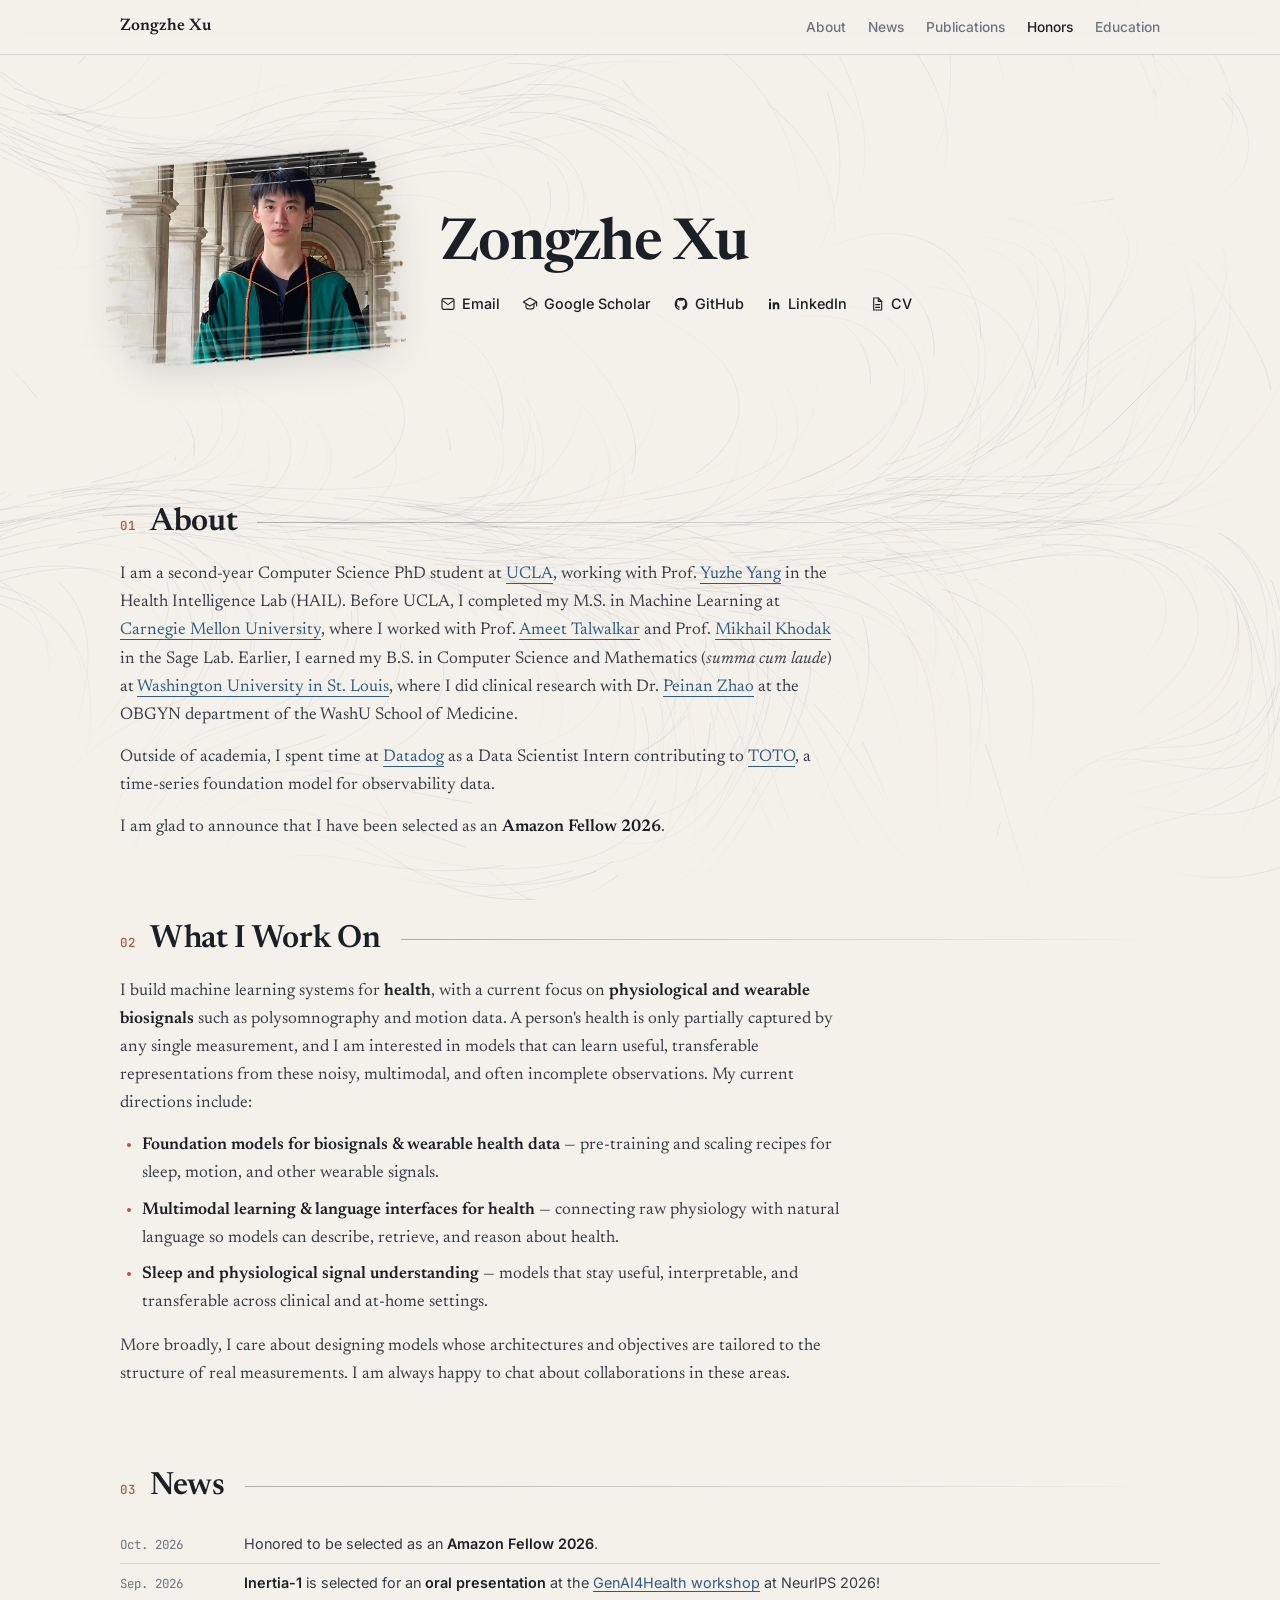
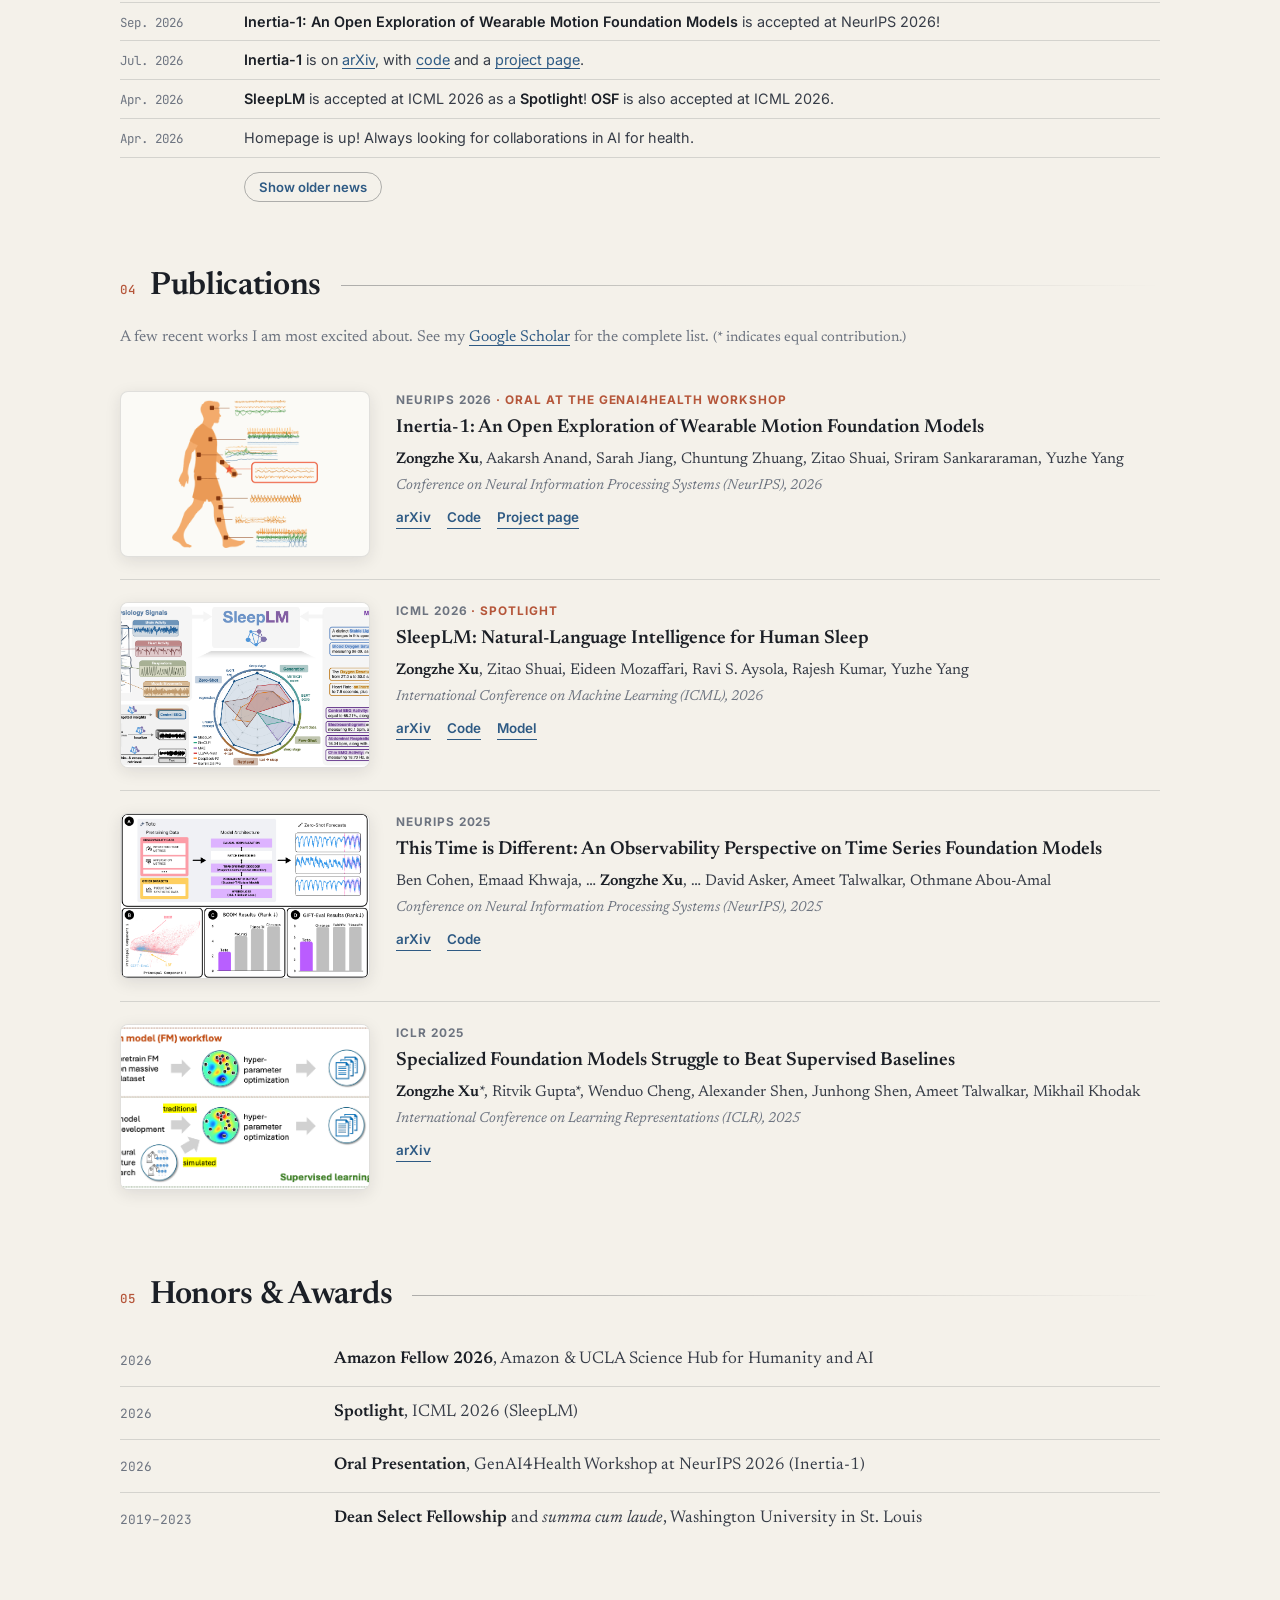
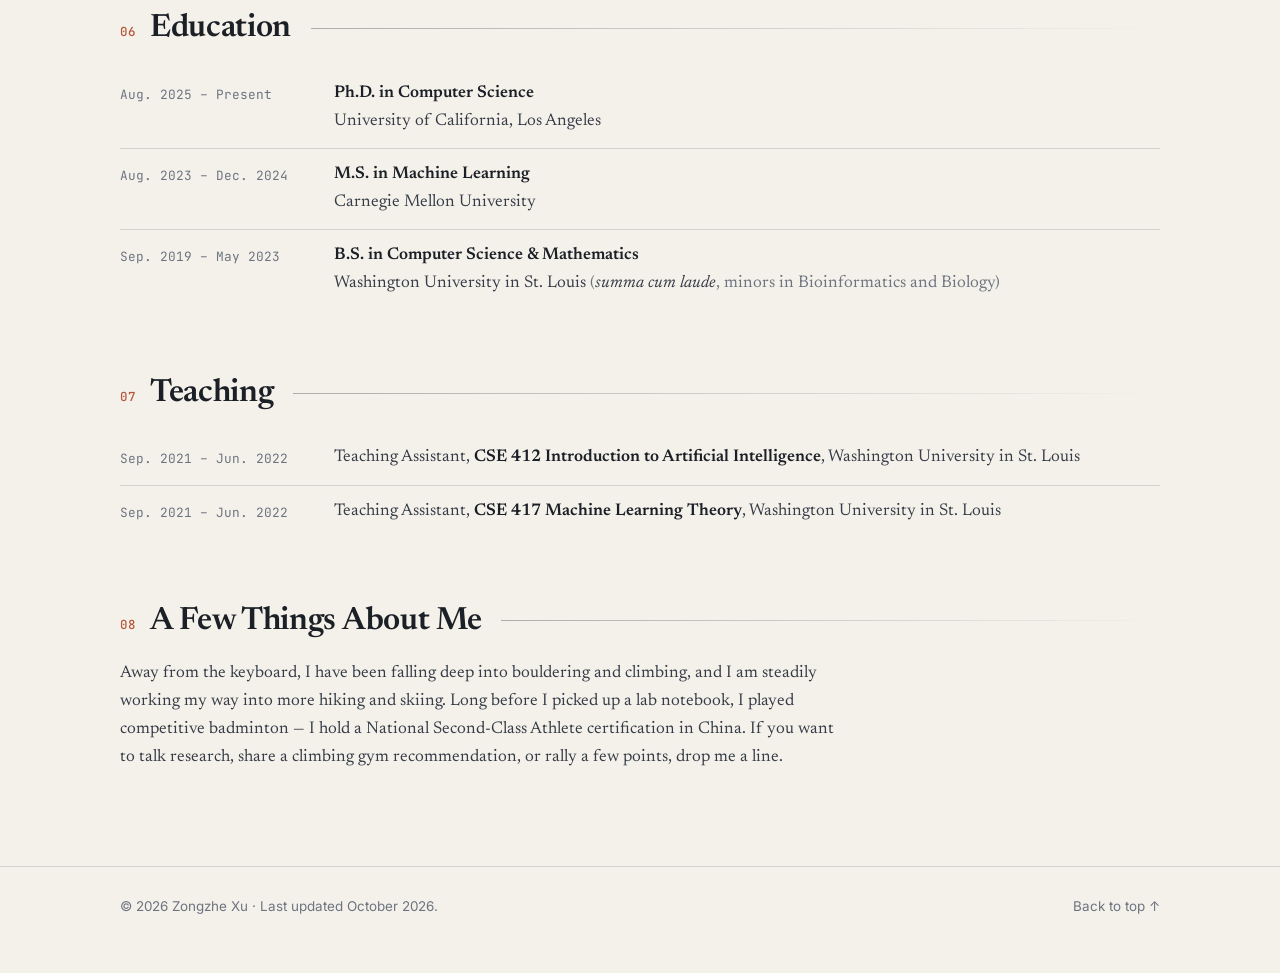
<file: index.html>
<!DOCTYPE html>
<html lang="en">
<head>
  <meta charset="UTF-8" />
  <meta name="viewport" content="width=device-width, initial-scale=1.0" />
  <title>Zongzhe Xu | UCLA</title>
  <meta name="description" content="Zongzhe Xu is a PhD student in Computer Science at UCLA, building foundation models for physiological and wearable health data." />
  <meta name="theme-color" content="#f4f1ea" />
  <meta property="og:title" content="Zongzhe Xu | UCLA" />
  <meta property="og:description" content="PhD student at UCLA working on foundation models for physiological and wearable health data." />
  <meta property="og:image" content="images/profile.png" />
  <link rel="preconnect" href="https://fonts.googleapis.com" />
  <link rel="preconnect" href="https://fonts.gstatic.com" crossorigin />
  <link href="https://fonts.googleapis.com/css2?family=Newsreader:ital,opsz,wght@0,6..72,400;0,6..72,500;0,6..72,600;0,6..72,700;1,6..72,400;1,6..72,500&family=Inter:wght@400;500;600;700&family=JetBrains+Mono:wght@400;500&display=swap" rel="stylesheet" />
  <link rel="icon" href="data:image/svg+xml,%3Csvg xmlns='http://www.w3.org/2000/svg' viewBox='0 0 64 64'%3E%3Crect width='64' height='64' rx='14' fill='%230f6f8f'/%3E%3Ctext x='32' y='43' font-family='Georgia,serif' font-size='32' font-weight='700' text-anchor='middle' fill='%23f4efe3'%3EZX%3C/text%3E%3C/svg%3E" />
  <link rel="stylesheet" href="style.css" />
</head>
<body>
  <!-- ===================== BACKDROP: ink flow field ===================== -->
  <canvas id="field" aria-hidden="true"></canvas>

  <a class="skip" href="#about">Skip to content</a>

  <!-- ===================== NAV ===================== -->
  <nav class="nav" aria-label="Primary">
    <div class="nav-inner">
      <a class="brand" href="#top">Zongzhe Xu</a>
      <div class="nav-links">
        <a href="#about">About</a>
        <a href="#news">News</a>
        <a href="#publications">Publications</a>
        <a href="#honors">Honors</a>
        <a href="#education">Education</a>
      </div>
    </div>
  </nav>

  <!-- ===================== HERO ===================== -->
  <header class="hero" id="top">
    <div class="container hero-inner">
      <svg class="avatar" viewBox="0 0 420 420" width="300" height="300" role="img" aria-label="Portrait of Zongzhe Xu">
        <defs>
          <filter id="brush-rough" x="-20%" y="-20%" width="140%" height="140%">
            <feTurbulence type="fractalNoise" baseFrequency="0.08" numOctaves="2" seed="4" result="n" />
            <feDisplacementMap in="SourceGraphic" in2="n" scale="3" xChannelSelector="R" yChannelSelector="G" />
          </filter>
          <mask id="brush-mask" maskUnits="userSpaceOnUse" x="0" y="0" width="420" height="420">
            <!-- one horizontal swipe of a flat brush: each line is a bristle -->
            <g transform="translate(210 203) rotate(-5)" stroke="#fff" stroke-linecap="round" filter="url(#brush-rough)">
              <line x1="-182.6" y1="-138.3" x2="141.4" y2="-138.3" stroke-width="4.1" />
              <line x1="-182.6" y1="-140.3" x2="-203.7" y2="-138.8" stroke-width="1.4" />
              <line x1="-148.9" y1="-132.5" x2="160.6" y2="-132.5" stroke-width="4.3" />
              <line x1="-196.2" y1="-127.9" x2="154.9" y2="-127.9" stroke-width="3.9" opacity="0.80" />
              <line x1="-184.9" y1="-124.4" x2="164.1" y2="-124.4" stroke-width="5.3" />
              <line x1="-165.9" y1="-118.2" x2="175.7" y2="-118.2" stroke-width="4.6" />
              <line x1="-186.7" y1="-113.4" x2="176.0" y2="-113.4" stroke-width="5.8" />
              <line x1="-186.7" y1="-113.2" x2="-205.2" y2="-115.1" stroke-width="1.9" />
              <line x1="-183.8" y1="-109.6" x2="165.7" y2="-109.6" stroke-width="5.8" />
              <line x1="-183.8" y1="-107.9" x2="-194.2" y2="-110.0" stroke-width="1.4" />
              <line x1="-191.4" y1="-105.9" x2="174.5" y2="-105.9" stroke-width="4.9" />
              <line x1="-165.4" y1="-100.0" x2="168.7" y2="-100.0" stroke-width="5.3" />
              <line x1="-162.7" y1="-95.3" x2="179.7" y2="-95.3" stroke-width="5.7" />
              <line x1="-162.7" y1="-93.5" x2="-178.1" y2="-94.0" stroke-width="1.2" />
              <line x1="-156.3" y1="-91.6" x2="156.0" y2="-91.6" stroke-width="7.5" />
              <line x1="-165.2" y1="-86.8" x2="178.0" y2="-86.8" stroke-width="7.3" />
              <line x1="-202.6" y1="-82.2" x2="196.7" y2="-82.2" stroke-width="6.1" />
              <line x1="-202.6" y1="-81.5" x2="-212.3" y2="-81.9" stroke-width="1.6" />
              <line x1="-177.3" y1="-77.0" x2="179.4" y2="-77.0" stroke-width="6.4" />
              <line x1="-179.1" y1="-71.8" x2="176.1" y2="-71.8" stroke-width="8.3" />
              <line x1="-163.6" y1="-68.0" x2="180.5" y2="-68.0" stroke-width="8.0" />
              <line x1="-163.6" y1="-68.0" x2="-181.9" y2="-65.2" stroke-width="1.6" />
              <line x1="-194.4" y1="-62.6" x2="171.9" y2="-62.6" stroke-width="7.4" />
              <line x1="-194.4" y1="-62.0" x2="-211.1" y2="-60.8" stroke-width="2.4" />
              <line x1="-157.9" y1="-58.3" x2="167.3" y2="-58.3" stroke-width="6.8" />
              <line x1="-180.1" y1="-54.6" x2="191.3" y2="-54.6" stroke-width="7.5" />
              <line x1="-170.0" y1="-48.7" x2="180.5" y2="-48.7" stroke-width="8.2" />
              <line x1="-173.3" y1="-44.1" x2="170.2" y2="-44.1" stroke-width="8.0" />
              <line x1="-172.1" y1="-40.3" x2="202.4" y2="-40.3" stroke-width="8.2" />
              <line x1="-170.2" y1="-34.0" x2="177.7" y2="-34.0" stroke-width="7.1" />
              <line x1="177.7" y1="-32.3" x2="199.2" y2="-31.6" stroke-width="1.8" />
              <line x1="-186.7" y1="-30.9" x2="160.9" y2="-30.9" stroke-width="8.3" />
              <line x1="-153.0" y1="-25.4" x2="195.4" y2="-25.4" stroke-width="7.6" />
              <line x1="-187.1" y1="-21.2" x2="183.9" y2="-21.2" stroke-width="7.1" />
              <line x1="-187.1" y1="-22.7" x2="-206.2" y2="-19.3" stroke-width="1.8" />
              <line x1="-174.8" y1="-17.2" x2="188.3" y2="-17.2" stroke-width="9.0" />
              <line x1="-174.8" y1="-18.9" x2="-195.4" y2="-15.8" stroke-width="2.1" />
              <line x1="-158.3" y1="-12.3" x2="186.9" y2="-12.3" stroke-width="7.5" />
              <line x1="-197.6" y1="-7.4" x2="161.3" y2="-7.4" stroke-width="7.1" />
              <line x1="-197.6" y1="-7.1" x2="-209.4" y2="-5.7" stroke-width="1.7" />
              <line x1="-178.7" y1="-3.3" x2="191.1" y2="-3.3" stroke-width="7.7" />
              <line x1="-178.7" y1="-2.4" x2="-195.2" y2="-2.5" stroke-width="2.0" />
              <line x1="-189.1" y1="1.4" x2="190.1" y2="1.4" stroke-width="6.7" />
              <line x1="-184.5" y1="7.2" x2="175.9" y2="7.2" stroke-width="7.6" />
              <line x1="175.9" y1="7.7" x2="194.4" y2="8.1" stroke-width="1.4" />
              <line x1="-203.5" y1="12.5" x2="173.0" y2="12.5" stroke-width="8.5" />
              <line x1="-184.5" y1="15.5" x2="184.0" y2="15.5" stroke-width="6.7" />
              <line x1="-183.7" y1="20.1" x2="170.5" y2="20.1" stroke-width="7.9" />
              <line x1="170.5" y1="20.5" x2="185.0" y2="20.0" stroke-width="1.4" />
              <line x1="-170.3" y1="25.1" x2="200.4" y2="25.1" stroke-width="7.1" />
              <line x1="-181.8" y1="30.2" x2="186.2" y2="30.2" stroke-width="8.6" />
              <line x1="-188.9" y1="35.7" x2="178.9" y2="35.7" stroke-width="6.7" />
              <line x1="178.9" y1="35.5" x2="192.4" y2="36.4" stroke-width="1.9" />
              <line x1="-165.8" y1="40.1" x2="158.6" y2="40.1" stroke-width="9.0" />
              <line x1="-169.8" y1="45.1" x2="182.2" y2="45.1" stroke-width="8.4" />
              <line x1="-169.8" y1="43.7" x2="-188.6" y2="45.1" stroke-width="1.2" />
              <line x1="-167.1" y1="49.8" x2="172.1" y2="49.8" stroke-width="8.7" />
              <line x1="-217.9" y1="53.9" x2="173.6" y2="53.9" stroke-width="8.0" />
              <line x1="173.6" y1="52.4" x2="187.2" y2="53.5" stroke-width="2.0" />
              <line x1="-188.1" y1="58.8" x2="161.9" y2="58.8" stroke-width="8.6" />
              <line x1="-175.9" y1="62.7" x2="177.0" y2="62.7" stroke-width="7.8" />
              <line x1="-175.9" y1="64.1" x2="-187.0" y2="60.4" stroke-width="1.8" />
              <line x1="-194.4" y1="66.9" x2="190.6" y2="66.9" stroke-width="7.2" />
              <line x1="-194.4" y1="66.6" x2="-213.4" y2="69.5" stroke-width="2.0" />
              <line x1="-194.2" y1="73.0" x2="191.0" y2="73.0" stroke-width="7.9" />
              <line x1="-173.4" y1="77.6" x2="178.0" y2="77.6" stroke-width="6.9" />
              <line x1="-183.8" y1="81.4" x2="179.1" y2="81.4" stroke-width="7.2" />
              <line x1="-183.8" y1="80.7" x2="-197.2" y2="80.0" stroke-width="2.0" />
              <line x1="-151.6" y1="87.1" x2="183.7" y2="87.1" stroke-width="6.3" />
              <line x1="-183.8" y1="90.1" x2="168.1" y2="90.1" stroke-width="6.0" />
              <line x1="168.1" y1="88.1" x2="186.9" y2="92.2" stroke-width="2.4" />
              <line x1="-190.9" y1="95.2" x2="194.4" y2="95.2" stroke-width="6.2" opacity="0.68" />
              <line x1="-171.4" y1="100.6" x2="199.3" y2="100.6" stroke-width="6.6" />
              <line x1="-175.6" y1="105.6" x2="155.9" y2="105.6" stroke-width="6.8" />
              <line x1="-175.6" y1="107.1" x2="-196.2" y2="107.6" stroke-width="2.4" />
              <line x1="-166.4" y1="109.7" x2="158.2" y2="109.7" stroke-width="5.3" opacity="0.69" />
              <line x1="-166.4" y1="110.7" x2="-176.7" y2="107.3" stroke-width="1.8" />
              <line x1="-172.4" y1="113.5" x2="179.2" y2="113.5" stroke-width="5.9" />
              <line x1="-146.5" y1="118.6" x2="167.6" y2="118.6" stroke-width="5.8" opacity="0.67" />
              <line x1="-185.1" y1="124.0" x2="170.0" y2="124.0" stroke-width="5.6" opacity="0.83" />
              <line x1="-169.9" y1="128.3" x2="179.8" y2="128.3" stroke-width="4.3" />
              <line x1="-166.4" y1="132.4" x2="187.8" y2="132.4" stroke-width="4.8" opacity="0.87" />
              <line x1="187.8" y1="131.7" x2="200.0" y2="132.0" stroke-width="2.2" />
              <line x1="-138.1" y1="138.7" x2="176.2" y2="138.7" stroke-width="3.6" />
            </g>
          </mask>
        </defs>
        <image href="images/profile.png" x="0" y="0" width="420" height="420" preserveAspectRatio="xMidYMid slice" mask="url(#brush-mask)" />
      </svg>
      <div class="hero-text">
        <h1>Zongzhe Xu</h1>
        <p class="hero-links">
          <a href="mailto:zongzhex@ucla.edu">
            <svg viewBox="0 0 24 24" aria-hidden="true"><path d="M3 6.5A2.5 2.5 0 0 1 5.5 4h13A2.5 2.5 0 0 1 21 6.5v11a2.5 2.5 0 0 1-2.5 2.5h-13A2.5 2.5 0 0 1 3 17.5z" fill="none" stroke="currentColor" stroke-width="1.7"/><path d="m4 7 8 6 8-6" fill="none" stroke="currentColor" stroke-width="1.7" stroke-linecap="round" stroke-linejoin="round"/></svg>Email</a>
          <a href="https://scholar.google.com/citations?user=N9qRCIIAAAAJ&amp;hl=en" target="_blank" rel="noopener">
            <svg viewBox="0 0 24 24" aria-hidden="true"><path d="M12 3 2 9l10 6 10-6z" fill="none" stroke="currentColor" stroke-width="1.7" stroke-linejoin="round"/><path d="M6 11.5v5c0 1.5 2.7 3 6 3s6-1.5 6-3v-5" fill="none" stroke="currentColor" stroke-width="1.7"/><path d="M22 9v6" stroke="currentColor" stroke-width="1.7" stroke-linecap="round"/></svg>Google Scholar</a>
          <a href="https://github.com/Zongzhe-Xu" target="_blank" rel="noopener">
            <svg viewBox="0 0 24 24" aria-hidden="true"><path d="M12 2.5a9.5 9.5 0 0 0-3 18.5c.5.1.7-.2.7-.5v-1.8c-2.7.6-3.3-1.2-3.3-1.2-.4-1.1-1-1.4-1-1.4-.9-.6.1-.6.1-.6 1 .1 1.5 1 1.5 1 .9 1.5 2.3 1.1 2.8.8.1-.6.3-1.1.6-1.3-2.1-.2-4.4-1.1-4.4-4.7 0-1 .4-1.9 1-2.6-.1-.2-.4-1.2.1-2.5 0 0 .8-.3 2.6 1a9 9 0 0 1 4.8 0c1.8-1.3 2.6-1 2.6-1 .5 1.3.2 2.3.1 2.5.6.7 1 1.6 1 2.6 0 3.6-2.3 4.5-4.4 4.7.3.3.6.9.6 1.8v2.7c0 .3.2.6.7.5A9.5 9.5 0 0 0 12 2.5z" fill="currentColor"/></svg>GitHub</a>
          <a href="https://www.linkedin.com/in/zongzhe-xu-38aa121ab/" target="_blank" rel="noopener">
            <svg viewBox="0 0 24 24" aria-hidden="true"><path d="M4.5 9.5h3V20h-3zM6 4.3a1.7 1.7 0 1 1 0 3.4 1.7 1.7 0 0 1 0-3.4zM10 9.5h2.9v1.5c.4-.8 1.5-1.7 3.2-1.7 3.3 0 3.9 2.2 3.9 5V20h-3v-5c0-1.2 0-2.8-1.7-2.8s-2 1.3-2 2.7V20h-3z" fill="currentColor"/></svg>LinkedIn</a>
          <a href="cv/Zongzhe%27s%20CV_20261013.pdf" target="_blank" rel="noopener">
            <svg viewBox="0 0 24 24" aria-hidden="true"><path d="M7 3h7l5 5v13H7z" fill="none" stroke="currentColor" stroke-width="1.7" stroke-linejoin="round"/><path d="M14 3v5h5M10 13h6M10 17h6" fill="none" stroke="currentColor" stroke-width="1.7" stroke-linecap="round"/></svg>CV</a>
        </p>
      </div>
    </div>

  </header>

  <main class="container">

    <!-- ===================== ABOUT ===================== -->
    <section id="about" class="reveal">
      <h2><span class="num">01</span>About</h2>
      <div class="prose">
        <p>
          I am a second-year Computer Science PhD student at
          <a href="https://www.ucla.edu/" target="_blank" rel="noopener">UCLA</a>,
          working with Prof.
          <a href="https://people.csail.mit.edu/yuzhe/" target="_blank" rel="noopener">Yuzhe Yang</a>
          in the Health Intelligence Lab (HAIL).
          Before UCLA, I completed my M.S. in Machine Learning at
          <a href="https://www.ml.cmu.edu/" target="_blank" rel="noopener">Carnegie Mellon University</a>,
          where I worked with Prof.
          <a href="https://www.cs.cmu.edu/~atalwalk/" target="_blank" rel="noopener">Ameet Talwalkar</a>
          and Prof.
          <a href="https://pages.cs.wisc.edu/~khodak/" target="_blank" rel="noopener">Mikhail Khodak</a>
          in the Sage Lab.
          Earlier, I earned my B.S. in Computer Science and Mathematics
          (<em>summa cum laude</em>) at
          <a href="https://wustl.edu/" target="_blank" rel="noopener">Washington University in St. Louis</a>,
          where I did clinical research with Dr.
          <a href="https://profiles.wustl.edu/en/persons/peinan-zhao/" target="_blank" rel="noopener">Peinan Zhao</a>
          at the OBGYN department of the WashU School of Medicine.
        </p>
        <p>
          Outside of academia, I spent time at
          <a href="https://www.datadoghq.com/" target="_blank" rel="noopener">Datadog</a>
          as a Data Scientist Intern contributing to
          <a href="https://github.com/DataDog/toto" target="_blank" rel="noopener">TOTO</a>,
          a time-series foundation model for observability data.
        </p>
        <p>
          I am glad to announce that I have been selected as an
          <strong>Amazon Fellow 2026</strong>.
        </p>
      </div>
    </section>

    <!-- ===================== RESEARCH ===================== -->
    <section id="research" class="reveal">
      <h2><span class="num">02</span>What I Work On</h2>
      <div class="prose">
        <p>
          I build machine learning systems for <strong>health</strong>, with a current
          focus on <strong>physiological and wearable biosignals</strong> such as
          polysomnography and motion data. A person's health is only partially captured
          by any single measurement, and I am interested in models that can learn useful,
          transferable representations from these noisy, multimodal, and often incomplete
          observations. My current directions include:
        </p>
        <ul class="interests">
          <li><strong>Foundation models for biosignals &amp; wearable health data</strong> &mdash; pre-training and scaling recipes for sleep, motion, and other wearable signals.</li>
          <li><strong>Multimodal learning &amp; language interfaces for health</strong> &mdash; connecting raw physiology with natural language so models can describe, retrieve, and reason about health.</li>
          <li><strong>Sleep and physiological signal understanding</strong> &mdash; models that stay useful, interpretable, and transferable across clinical and at-home settings.</li>
        </ul>
        <p>
          More broadly, I care about designing models whose architectures and objectives
          are tailored to the structure of real measurements. I am always
          happy to chat about collaborations in these areas.
        </p>
      </div>
    </section>

    <!-- ===================== NEWS ===================== -->
    <section id="news" class="reveal">
      <h2><span class="num">03</span>News</h2>
      <ul class="news">
        <li><span class="date">Oct. 2026</span><span class="news-text">Honored to be selected as an <em>Amazon Fellow 2026</em>.</span></li>
        <li><span class="date">Sep. 2026</span><span class="news-text"><em>Inertia-1</em> is selected for an <em>oral presentation</em> at the <a href="https://aihealth.ischool.utexas.edu/GenAI4HealthNeurips2026/" target="_blank" rel="noopener">GenAI4Health workshop</a> at NeurIPS 2026!</span></li>
        <li><span class="date">Sep. 2026</span><span class="news-text"><em>Inertia-1: An Open Exploration of Wearable Motion Foundation Models</em> is accepted at NeurIPS 2026!</span></li>
        <li><span class="date">Jul. 2026</span><span class="news-text"><em>Inertia-1</em> is on <a href="https://arxiv.org/abs/2607.06617" target="_blank" rel="noopener">arXiv</a>, with <a href="https://github.com/yang-ai-lab/Inertia-1" target="_blank" rel="noopener">code</a> and a <a href="https://yang-ai-lab.github.io/Inertia-1/" target="_blank" rel="noopener">project page</a>.</span></li>
        <li><span class="date">Apr. 2026</span><span class="news-text"><em>SleepLM</em> is accepted at ICML 2026 as a <em>Spotlight</em>! <em>OSF</em> is also accepted at ICML 2026.</span></li>
        <li><span class="date">Apr. 2026</span><span class="news-text">Homepage is up! Always looking for collaborations in AI for health.</span></li>
        <li class="news-old"><span class="date">Feb. 2026</span><span class="news-text"><em>SleepLM: Natural-Language Intelligence for Human Sleep</em> and <em>OSF: On Pre-training and Scaling of Sleep Foundation Models</em> are on arXiv!</span></li>
        <li class="news-old"><span class="date">Sep. 2025</span><span class="news-text">Our work on time-series foundation models, <em>This Time is Different: An Observability Perspective on Time Series Foundation Models</em>, is accepted at NeurIPS 2025!</span></li>
        <li class="news-old"><span class="date">Aug. 2025</span><span class="news-text">Started my PhD at UCLA in the HAIL Lab with Prof. Yuzhe Yang!</span></li>
        <li class="news-old"><span class="date">Jan. 2025</span><span class="news-text">Joined Datadog as a Data Scientist Intern working on TOTO.</span></li>
        <li class="news-old"><span class="date">Jan. 2025</span><span class="news-text"><em>Specialized Foundation Models Struggle to Beat Supervised Baselines</em> is accepted at ICLR 2025!</span></li>
        <li class="news-old"><span class="date">Jan. 2025</span><span class="news-text"><em>V2X-DG: Domain Generalization for Vehicle-to-Everything Cooperative Perception</em> is accepted at ICRA 2025!</span></li>
        <li class="news-old"><span class="date">Dec. 2024</span><span class="news-text">Graduated from CMU with an M.S. in Machine Learning.</span></li>
      </ul>
      <button class="more-btn" id="news-more" type="button" aria-expanded="false">Show older news</button>
    </section>

    <!-- ===================== PUBLICATIONS ===================== -->
    <section id="publications" class="reveal">
      <h2><span class="num">04</span>Publications</h2>
      <p class="note">A few recent works I am most excited about. See my <a href="https://scholar.google.com/citations?user=N9qRCIIAAAAJ&amp;hl=en" target="_blank" rel="noopener">Google Scholar</a> for the complete list. <span class="sub">(* indicates equal contribution.)</span></p>

      <!-- ============ Paper: Inertia-1 / NeurIPS 2026 ============ -->
      <article class="pub">
        <a class="pub-fig pub-fig-contain" href="https://yang-ai-lab.github.io/Inertia-1/" target="_blank" rel="noopener">
          <img src="images/inertia1.png" alt="Inertia-1 teaser: a wrist-worn accelerometer model transferring to sensors across the body" loading="lazy" />
        </a>
        <div class="pub-info">
          <p class="venue">NeurIPS 2026 <span class="award">&middot; Oral at the GenAI4Health Workshop</span></p>
          <h3 class="title">
            <a href="https://arxiv.org/abs/2607.06617" target="_blank" rel="noopener">Inertia-1: An Open Exploration of Wearable Motion Foundation Models</a>
          </h3>
          <p class="authors">
            <strong>Zongzhe Xu</strong>, Aakarsh Anand, Sarah Jiang, Chuntung Zhuang, Zitao Shuai, Sriram Sankararaman, Yuzhe Yang
          </p>
          <p class="meta">Conference on Neural Information Processing Systems (NeurIPS), 2026</p>
          <p class="pub-links">
            <a href="https://arxiv.org/abs/2607.06617" target="_blank" rel="noopener">arXiv</a>
            <a href="https://github.com/yang-ai-lab/Inertia-1" target="_blank" rel="noopener">Code</a>
            <a href="https://yang-ai-lab.github.io/Inertia-1/" target="_blank" rel="noopener">Project page</a>
          </p>
        </div>
      </article>

      <!-- ============ Paper: SleepLM / ICML 2026 ============ -->
      <article class="pub">
        <a class="pub-fig" href="https://arxiv.org/abs/2602.23605" target="_blank" rel="noopener">
          <img src="images/sleeplm.png" alt="SleepLM teaser figure" loading="lazy" />
        </a>
        <div class="pub-info">
          <p class="venue">ICML 2026 <span class="award">&middot; Spotlight</span></p>
          <h3 class="title">
            <a href="https://arxiv.org/abs/2602.23605" target="_blank" rel="noopener">SleepLM: Natural-Language Intelligence for Human Sleep</a>
          </h3>
          <p class="authors">
            <strong>Zongzhe Xu</strong>, Zitao Shuai, Eideen Mozaffari, Ravi S. Aysola, Rajesh Kumar, Yuzhe Yang
          </p>
          <p class="meta">International Conference on Machine Learning (ICML), 2026</p>
          <p class="pub-links">
            <a href="https://arxiv.org/abs/2602.23605" target="_blank" rel="noopener">arXiv</a>
            <a href="https://github.com/yang-ai-lab/SleepLM" target="_blank" rel="noopener">Code</a>
            <a href="https://huggingface.co/yang-ai-lab/SleepLM-Base" target="_blank" rel="noopener">Model</a>
          </p>
        </div>
      </article>

      <!-- ============ Paper: TOTO / NeurIPS 2025 ============ -->
      <article class="pub">
        <a class="pub-fig" href="https://arxiv.org/abs/2505.14766" target="_blank" rel="noopener">
          <img src="images/this_time_is_different.png" alt="This Time is Different (TOTO) teaser figure" loading="lazy" />
        </a>
        <div class="pub-info">
          <p class="venue">NeurIPS 2025</p>
          <h3 class="title">
            <a href="https://arxiv.org/abs/2505.14766" target="_blank" rel="noopener">This Time is Different: An Observability Perspective on Time Series Foundation Models</a>
          </h3>
          <p class="authors">
            Ben Cohen, Emaad Khwaja, &hellip; <strong>Zongzhe Xu</strong>, &hellip;
            David Asker, Ameet Talwalkar, Othmane Abou-Amal
          </p>
          <p class="meta">Conference on Neural Information Processing Systems (NeurIPS), 2025</p>
          <p class="pub-links">
            <a href="https://arxiv.org/abs/2505.14766" target="_blank" rel="noopener">arXiv</a>
            <a href="https://github.com/DataDog/toto" target="_blank" rel="noopener">Code</a>
          </p>
        </div>
      </article>

      <!-- ============ Paper: Specialized FMs / ICLR 2025 ============ -->
      <article class="pub">
        <a class="pub-fig" href="https://arxiv.org/abs/2411.02796" target="_blank" rel="noopener">
          <img src="images/sfm.png" alt="Specialized Foundation Models teaser figure" loading="lazy" />
        </a>
        <div class="pub-info">
          <p class="venue">ICLR 2025</p>
          <h3 class="title">
            <a href="https://arxiv.org/abs/2411.02796" target="_blank" rel="noopener">Specialized Foundation Models Struggle to Beat Supervised Baselines</a>
          </h3>
          <p class="authors">
            <strong>Zongzhe Xu</strong>*, Ritvik Gupta*, Wenduo Cheng, Alexander Shen, Junhong Shen, Ameet Talwalkar, Mikhail Khodak
          </p>
          <p class="meta">International Conference on Learning Representations (ICLR), 2025</p>
          <p class="pub-links">
            <a href="https://arxiv.org/abs/2411.02796" target="_blank" rel="noopener">arXiv</a>
          </p>
        </div>
      </article>
    </section>

    <!-- ===================== HONORS ===================== -->
    <section id="honors" class="reveal">
      <h2><span class="num">05</span>Honors &amp; Awards</h2>
      <ul class="exp">
        <li>
          <span class="when">2026</span>
          <span class="what"><strong>Amazon Fellow 2026</strong>, Amazon &amp; UCLA Science Hub for Humanity and AI</span>
        </li>
        <li>
          <span class="when">2026</span>
          <span class="what"><strong>Spotlight</strong>, ICML 2026 (SleepLM)</span>
        </li>
        <li>
          <span class="when">2026</span>
          <span class="what"><strong>Oral Presentation</strong>, GenAI4Health Workshop at NeurIPS 2026 (Inertia-1)</span>
        </li>
        <li>
          <span class="when">2019&ndash;2023</span>
          <span class="what"><strong>Dean Select Fellowship</strong> and <em>summa cum laude</em>, Washington University in St. Louis</span>
        </li>
      </ul>
    </section>

    <!-- ===================== EDUCATION ===================== -->
    <section id="education" class="reveal">
      <h2><span class="num">06</span>Education</h2>
      <ul class="exp">
        <li>
          <span class="when">Aug. 2025 &ndash; Present</span>
          <span class="what">
            <strong>Ph.D. in Computer Science</strong><br />
            University of California, Los Angeles
          </span>
        </li>
        <li>
          <span class="when">Aug. 2023 &ndash; Dec. 2024</span>
          <span class="what">
            <strong>M.S. in Machine Learning</strong><br />
            Carnegie Mellon University
          </span>
        </li>
        <li>
          <span class="when">Sep. 2019 &ndash; May 2023</span>
          <span class="what">
            <strong>B.S. in Computer Science &amp; Mathematics</strong><br />
            Washington University in St. Louis
            <span class="muted">(<em>summa cum laude</em>, minors in Bioinformatics and Biology)</span>
          </span>
        </li>
      </ul>
    </section>

    <!-- ===================== TEACHING ===================== -->
    <section id="teaching" class="reveal">
      <h2><span class="num">07</span>Teaching</h2>
      <ul class="exp">
        <li>
          <span class="when">Sep. 2021 &ndash; Jun. 2022</span>
          <span class="what">Teaching Assistant, <strong>CSE 412 Introduction to Artificial Intelligence</strong>, Washington University in St. Louis</span>
        </li>
        <li>
          <span class="when">Sep. 2021 &ndash; Jun. 2022</span>
          <span class="what">Teaching Assistant, <strong>CSE 417 Machine Learning Theory</strong>, Washington University in St. Louis</span>
        </li>
      </ul>
    </section>

    <!-- ===================== FUN FACTS ===================== -->
    <section id="about-me" class="reveal">
      <h2><span class="num">08</span>A Few Things About Me</h2>
      <div class="prose">
        <p>
          Away from the keyboard, I have been falling deep into
          bouldering and climbing, and I am steadily working my way into
          more hiking and skiing. Long before I picked up
          a lab notebook, I played competitive badminton &mdash; I hold a
          National Second-Class Athlete certification in China. If you want
          to talk research, share a climbing gym recommendation, or rally a few points,
          drop me a line.
        </p>
      </div>
    </section>
  </main>

  <!-- ===================== FOOTER ===================== -->
  <footer>
    <div class="container footer-inner">
      <p>&copy; <span id="year"></span> Zongzhe Xu &middot; Last updated October 2026.</p>
      <a class="to-top" href="#top">Back to top &uarr;</a>
    </div>
  </footer>

  <script>
    document.getElementById('year').textContent = new Date().getFullYear();


    // --- Ink flow field --------------------------------------------------
    // A sparse set of thin strokes follow a slowly drifting noise field. Each
    // stroke keeps a short trail that fades toward its tail; the whole drawing
    // is redrawn from scratch every frame, so nothing accumulates.
    // Reduced-motion users get a single still drawing.
    (function () {
      var canvas = document.getElementById('field');
      var ctx = canvas.getContext('2d', { alpha: false });
      var PAPER = '#f4f1ea';
      var INK = '52, 66, 86', ACCENT = '181, 86, 58';
      var COUNT_DIV = 2600, MAX = 850, TRAIL = 3360, BUCKETS = 7, ALPHA = 0.11, ERODE_EVERY = 1;
      var frame = 0;
      var reduce = window.matchMedia('(prefers-reduced-motion: reduce)').matches;
      var W, H, dpr, parts = [], t = Math.random() * 10, hidden = false;

      function hash(ix, iy) {
        var n = ix * 374761393 + iy * 668265263;
        n = (n ^ (n >>> 13)) * 1274126177;
        return ((n ^ (n >>> 16)) >>> 0) / 4294967295;
      }
      function noise(x, y) {
        var ix = Math.floor(x), iy = Math.floor(y), fx = x - ix, fy = y - iy;
        var ux = fx * fx * (3 - 2 * fx), uy = fy * fy * (3 - 2 * fy);
        var a = hash(ix, iy), b = hash(ix + 1, iy), c = hash(ix, iy + 1), d = hash(ix + 1, iy + 1);
        return (a + (b - a) * ux) * (1 - uy) + (c + (d - c) * ux) * uy;
      }
      function angle(x, y, tt) {
        var n = noise(x * 0.0013 + tt, y * 0.0013) * 1.6 + noise(x * 0.005 - tt * 0.5, y * 0.005 + tt) * 0.3;
        return n * Math.PI * 2.4;
      }
      function spawn(p) {
        p.x = Math.random() * W; p.y = Math.random() * H;
        p.life = 5000 + Math.random() * 5000;   // safety cap only: tips normally draw until they leave the page, then erode from the tail
        p.dying = false;
        p.bias = (Math.random() - 0.5) * 1.2;   // small personal heading offset, spreads strokes across the field's channels
        p.sp = 0.8 + Math.random() * 1.0;
        p.ink = Math.random() < 0.06 ? ACCENT : INK;
        p.w = 0.6 + Math.random() * 0.6;  // unused; a single line width keeps the batched drawing fast
        p.n = 0; p.head = 0;                // trail ring buffer is empty
        if (!p.tx) { p.tx = new Float32Array(TRAIL); p.ty = new Float32Array(TRAIL); }
        return p;
      }
      function resize() {
        dpr = Math.min(window.devicePixelRatio || 1, 1.5);
        W = window.innerWidth; H = window.innerHeight;
        canvas.width = W * dpr; canvas.height = H * dpr;
        canvas.style.width = W + 'px'; canvas.style.height = H + 'px';
        ctx.setTransform(dpr, 0, 0, dpr, 0, 0);
        var n = Math.min(MAX, Math.floor(W * H / COUNT_DIV));
        parts = []; for (var i = 0; i < n; i++) parts.push(spawn({}));
        // stagger the trails so the first frame is already a drawing
        for (var k = 0; k < 200; k++) advance();
        draw();
      }
      function advance() {
        t += 0.00045; frame++;
        for (var i = 0; i < parts.length; i++) {
          var p = parts[i];
          if (p.dying) {                       // tip has stopped; the trail erodes slowly from its tail
            if (frame % ERODE_EVERY === 0) p.n -= 1;
            if (p.n <= 1) spawn(p);
            continue;
          }
          var a = angle(p.x, p.y, t) + p.bias;
          p.x += Math.cos(a) * p.sp; p.y += Math.sin(a) * p.sp;
          p.tx[p.head] = p.x; p.ty[p.head] = p.y;
          p.head = (p.head + 1) % TRAIL; if (p.n < TRAIL) p.n++;
          if (--p.life < 0 || p.x < -5 || p.y < -5 || p.x > W + 5 || p.y > H + 5) p.dying = true;
        }
      }
      function draw() {
        ctx.fillStyle = PAPER; ctx.fillRect(0, 0, W, H);
        ctx.lineCap = 'round'; ctx.lineJoin = 'round'; ctx.lineWidth = 0.8;
        // draw oldest bucket faintest, newest darkest; two inks per bucket
        for (var b = 0; b < BUCKETS; b++) {
          var alpha = ALPHA * (b + 1) / BUCKETS;
          for (var c = 0; c < 2; c++) {
            var ink = c ? ACCENT : INK;
            ctx.strokeStyle = 'rgba(' + ink + ',' + alpha + ')';
            ctx.beginPath();
            for (var i = 0; i < parts.length; i++) {
              var p = parts[i];
              if (p.ink !== ink || p.n < 2) continue;
              var per = p.n / BUCKETS, from = Math.floor(b * per), to = Math.floor((b + 1) * per);
              if (b === BUCKETS - 1) to = p.n;
              if (to - from < 1) continue;
              var start = (p.head - p.n + TRAIL) % TRAIL;
              var idx = (start + Math.max(0, from - 1)) % TRAIL;
              ctx.moveTo(p.tx[idx], p.ty[idx]);
              for (var k = from; k < to; k++) { idx = (start + k) % TRAIL; ctx.lineTo(p.tx[idx], p.ty[idx]); }
            }
            ctx.stroke();
          }
        }
      }
      function loop() { if (!hidden) { advance(); draw(); } requestAnimationFrame(loop); }
      var rt; window.addEventListener('resize', function () { clearTimeout(rt); rt = setTimeout(resize, 150); });
      document.addEventListener('visibilitychange', function () { hidden = document.hidden; });
      resize();
      if (!reduce) loop();
    })();

    // --- Older news toggle --------------------------------------------------
    (function () {
      var btn = document.getElementById('news-more');
      var list = btn.previousElementSibling;
      btn.addEventListener('click', function () {
        var open = list.classList.toggle('show-all');
        btn.setAttribute('aria-expanded', open ? 'true' : 'false');
        btn.textContent = open ? 'Show fewer' : 'Show older news';
      });
    })();

    // --- Scroll reveal ----------------------------------------------------
    (function () {
      var els = document.querySelectorAll('.reveal');
      var reduce = window.matchMedia('(prefers-reduced-motion: reduce)').matches;
      if (reduce || !('IntersectionObserver' in window)) {
        els.forEach(function (el) { el.classList.add('in'); });
        return;
      }
      var io = new IntersectionObserver(function (entries) {
        entries.forEach(function (e) {
          if (e.isIntersecting) { e.target.classList.add('in'); io.unobserve(e.target); }
        });
      }, { rootMargin: '0px 0px -8% 0px', threshold: 0.05 });
      els.forEach(function (el) { io.observe(el); });
    })();

    // --- Active nav link --------------------------------------------------
    (function () {
      var links = document.querySelectorAll('.nav-links a');
      var map = {};
      links.forEach(function (a) { map[a.getAttribute('href').slice(1)] = a; });
      var sections = Object.keys(map).map(function (id) { return document.getElementById(id); }).filter(Boolean);
      if (!('IntersectionObserver' in window)) return;
      var io = new IntersectionObserver(function (entries) {
        entries.forEach(function (e) {
          if (e.isIntersecting) {
            links.forEach(function (a) { a.classList.remove('active'); });
            map[e.target.id].classList.add('active');
          }
        });
      }, { rootMargin: '-40% 0px -55% 0px' });
      sections.forEach(function (s) { io.observe(s); });
    })();
  </script>
</body>
</html>
</file>
<file: style.css>
/* ============================================================
   Zongzhe Xu - academic homepage
   Theme: "Ink on paper" — warm paper, dark ink, and a slowly
   evolving generative line drawing (a flow field) behind the page.
   ============================================================ */

:root {
  --paper:      #f4f1ea;
  --ink:        #1b1f26;
  --ink-soft:   #363c47;
  --muted:      #6d7480;
  --link:       #2e5a84;
  --hover:      #b5563a;
  --accent:     #b5563a;
  --rule:       rgba(27, 31, 38, 0.14);
  --rule-strong:rgba(27, 31, 38, 0.32);
  --fig-border: rgba(27, 31, 38, 0.12);

  --serif: "Newsreader", "Iowan Old Style", Georgia, "Palatino Linotype", serif;
  --sans:  "Inter", -apple-system, BlinkMacSystemFont, "Segoe UI", Roboto, "Helvetica Neue", Arial, sans-serif;
  --mono:  "JetBrains Mono", "SFMono-Regular", Consolas, Menlo, monospace;

  --container: 1040px;
}

/* ---------- Base ---------- */
*, *::before, *::after { box-sizing: border-box; }

html { scroll-behavior: smooth; background: var(--paper); overflow-x: hidden; }
@media (prefers-reduced-motion: reduce) {
  html { scroll-behavior: auto; }
  *, *::before, *::after { animation: none !important; transition: none !important; }
}

body {
  margin: 0;
  position: relative;
  min-height: 100vh;
  background: transparent;
  color: var(--ink);
  font-family: var(--serif);
  font-size: 17px;
  line-height: 1.65;
  -webkit-font-smoothing: antialiased;
  text-rendering: optimizeLegibility;
  overflow-x: hidden;
}

a { color: var(--link); text-decoration: none; transition: color 0.15s ease; }
a:hover { color: var(--hover); }
.prose a, .news-text a, .pub-links a, .note a {
  background-image: linear-gradient(currentColor, currentColor);
  background-size: 100% 1px;
  background-repeat: no-repeat;
  background-position: 0 100%;
  padding-bottom: 1px;
}

.container { width: min(var(--container), calc(100% - 48px)); margin: 0 auto; }

h1, h2, h3 { font-family: var(--serif); color: var(--ink); line-height: 1.2; margin: 0; }

h2 {
  font-size: clamp(1.6rem, 1.2rem + 1.2vw, 2rem);
  font-weight: 600;
  letter-spacing: -0.01em;
  margin: 0 0 20px;
  display: flex;
  align-items: baseline;
  gap: 14px;
}
h2 .num { font-family: var(--mono); font-size: 0.78rem; font-weight: 500; color: var(--accent); letter-spacing: 0.08em; }
h2::after {
  content: "";
  flex: 1 1 auto;
  height: 1px;
  background: linear-gradient(90deg, var(--rule-strong), transparent);
  margin-left: 6px;
  align-self: center;
}

p { margin: 0 0 14px; }
em { color: var(--ink-soft); }
strong { color: var(--ink); font-weight: 600; }
.muted { color: var(--muted); }
.prose { max-width: 72ch; }
.prose p { color: var(--ink-soft); }

.skip { position: absolute; left: -999px; top: 8px; background: var(--ink); color: var(--paper); padding: 8px 12px; border-radius: 8px; z-index: 100; }
.skip:focus { left: 8px; }

main { position: relative; }
section { padding: 56px 0 8px; scroll-margin-top: 72px; transition: color 0.4s ease; }
section:first-of-type { padding-top: 64px; }

/* ---------- Reveal on scroll ---------- */
.reveal { opacity: 0; transform: translateY(14px); transition: opacity 0.6s ease, transform 0.6s ease; }
.reveal.in { opacity: 1; transform: none; }
@media (prefers-reduced-motion: reduce) { .reveal { opacity: 1; transform: none; } }

/* ============================================================
   BACKDROP — the ink flow field canvas (drawn by the script in
   index.html). Fixed behind everything.
   ============================================================ */
#field {
  position: fixed;
  inset: 0;
  z-index: -1;
  width: 100%;
  height: 100%;
  pointer-events: none;
}

/* ============================================================
   NAV
   ============================================================ */
.nav {
  position: sticky;
  top: 0;
  z-index: 50;
  background: rgba(244, 241, 234, 0.72);
  -webkit-backdrop-filter: blur(10px);
  backdrop-filter: blur(10px);
  border-bottom: 1px solid var(--rule);
}
.nav-inner { width: min(var(--container), calc(100% - 48px)); margin: 0 auto; height: 54px; display: flex; align-items: center; gap: 18px; }
.brand { color: var(--ink); font-weight: 600; font-size: 1.05rem; margin-right: auto; }
.nav-links { display: flex; gap: 22px; }
.nav-links a { font-family: var(--sans); font-size: 0.86rem; font-weight: 500; color: var(--muted); }
.nav-links a:hover, .nav-links a.active { color: var(--ink); }

/* ============================================================
   HERO
   ============================================================ */
.hero { position: relative; padding: 72px 0 40px; }
.hero-inner { display: flex; align-items: center; gap: 48px; }
.avatar {
  flex: 0 0 auto;
  display: block;
  width: 300px; height: 300px;
  margin: -14px;
  filter: drop-shadow(0 8px 18px rgba(27, 31, 38, 0.16));
}
.hero-text { flex: 1 1 auto; min-width: 0; }
.eyebrow {
  font-family: var(--sans);
  font-size: 0.78rem; font-weight: 600;
  letter-spacing: 0.14em; text-transform: uppercase;
  color: var(--accent);
  margin: 0 0 8px;
}
h1 { font-size: clamp(2.4rem, 1.6rem + 3vw, 3.6rem); font-weight: 600; letter-spacing: -0.02em; margin: 0 0 12px; }
.hero-text .eyebrow { display: none; }
.lede { font-size: clamp(1.08rem, 1rem + 0.5vw, 1.32rem); color: var(--ink-soft); max-width: 36ch; margin: 0 0 20px; line-height: 1.5; }
.lede .hl { font-style: italic; background: linear-gradient(transparent 62%, rgba(181, 86, 58, 0.18) 62%); padding: 0 2px; }
.lede a { border-bottom: 1px solid var(--rule-strong); }
.lede a:hover { border-bottom-color: var(--hover); }
.hero-links { display: flex; flex-wrap: wrap; gap: 6px 22px; margin: 0; font-family: var(--sans); font-size: 0.9rem; font-weight: 500; }
.hero-links a { display: inline-flex; align-items: center; gap: 6px; color: var(--ink); }
.hero-links a:hover { color: var(--hover); }
.hero-links svg { width: 16px; height: 16px; }

/* ============================================================
   LISTS
   ============================================================ */
.interests { padding-left: 22px; margin: 4px 0 16px; color: var(--ink-soft); }
.interests li { margin-bottom: 8px; }
.interests li::marker { color: var(--accent); }

.news { list-style: none; padding: 0; margin: 0; }
.news li {
  display: grid;
  grid-template-columns: 100px minmax(0, 1fr);
  column-gap: 24px;
  align-items: baseline;
  padding: 8px 0;
  border-bottom: 1px solid var(--rule);
  font-family: var(--sans);
  font-size: 0.9rem;
  line-height: 1.5;
}
.news li:last-child { border-bottom: none; }
.news .date { font-family: var(--mono); font-size: 0.78rem; color: var(--muted); white-space: nowrap; }
.news .news-text { color: var(--ink-soft); }
.news .news-text em { font-style: normal; font-weight: 600; color: var(--ink); }
.news .news-old { display: none; }
.news.show-all .news-old { display: grid; }
.more-btn {
  margin: 14px 0 0 124px;
  font-family: var(--sans);
  font-size: 0.82rem;
  font-weight: 600;
  color: var(--link);
  background: none;
  border: 1px solid var(--rule-strong);
  border-radius: 999px;
  padding: 6px 14px;
  cursor: pointer;
  transition: background 0.15s ease, border-color 0.15s ease, color 0.15s ease;
}
.more-btn:hover { background: rgba(27, 31, 38, 0.06); border-color: var(--link); }

.exp { list-style: none; padding: 0; margin: 0; }
.exp li { display: grid; grid-template-columns: 190px minmax(0, 1fr); gap: 24px; padding: 12px 0; border-bottom: 1px solid var(--rule); }
.exp li:last-child { border-bottom: none; }
.exp .when { font-family: var(--mono); font-size: 0.8rem; color: var(--muted); padding-top: 4px; white-space: nowrap; }
.exp .what { color: var(--ink-soft); }

/* ============================================================
   PUBLICATIONS
   ============================================================ */
.note { color: var(--muted); margin-bottom: 18px; font-size: 0.98rem; }
.note .sub { font-size: 0.9em; }

.pub {
  display: grid;
  grid-template-columns: 250px minmax(0, 1fr);
  gap: 26px;
  padding: 22px 0;
  border-bottom: 1px solid var(--rule);
  align-items: start;
}
.pub:last-child { border-bottom: none; }
.pub-fig {
  display: block;
  width: 250px; height: 166px;
  overflow: hidden;
  border-radius: 8px;
  border: 1px solid var(--fig-border);
  background: #fbfaf6;
  box-shadow: 0 4px 16px rgba(27, 31, 38, 0.10);
}
.pub-fig img { display: block; width: 100%; height: 100%; object-fit: cover; object-position: center; transition: transform 0.35s ease; }
.pub-fig-contain img { object-fit: contain; padding: 8px; }
.pub-fig:hover img { transform: scale(1.04); }

.pub-info { min-width: 0; }
.pub .venue {
  font-family: var(--sans);
  font-size: 0.74rem; font-weight: 700;
  letter-spacing: 0.08em; text-transform: uppercase;
  color: var(--muted);
  margin: 0 0 6px;
}
.pub .venue .award { color: var(--accent); }
.pub .title { font-size: 1.18rem; font-weight: 600; line-height: 1.3; margin-bottom: 6px; }
.pub .title a { color: var(--ink); }
.pub .title a:hover { color: var(--hover); }
.pub-fig-contain { background: #fbfaf6; }
.pub .authors { margin-bottom: 2px; color: var(--ink-soft); font-size: 0.97rem; }
.pub .authors strong { color: var(--ink); }
.pub .meta { color: var(--muted); font-size: 0.9rem; font-style: italic; margin-bottom: 8px; }
.pub-links { display: flex; flex-wrap: wrap; gap: 16px; margin: 0; font-family: var(--sans); font-size: 0.84rem; font-weight: 600; }

/* ============================================================
   FOOTER
   ============================================================ */
footer { margin-top: 72px; padding: 28px 0 56px; border-top: 1px solid var(--rule); color: var(--muted); font-family: var(--sans); font-size: 0.84rem; }
.footer-inner { display: flex; justify-content: space-between; align-items: center; gap: 12px; flex-wrap: wrap; }
.footer-inner p { margin: 0; }
.to-top { color: var(--muted); }
.to-top:hover { color: var(--hover); }

/* ============================================================
   RESPONSIVE
   ============================================================ */
@media (max-width: 720px) {
  body { font-size: 16px; }
  .container, .nav-inner { width: calc(100% - 32px); }
  .nav-links { gap: 14px; }
  .nav-links a { font-size: 0.8rem; }
  .hero { padding: 40px 0 24px; }
  .hero-inner { flex-direction: column; align-items: flex-start; gap: 22px; }
  .avatar { width: 230px; height: 230px; margin: -10px; }
  section { padding: 40px 0 4px; }
  .news li { grid-template-columns: 1fr; row-gap: 2px; }
  .more-btn { margin-left: 0; }
  .pub { grid-template-columns: 1fr; }
  .pub-fig { width: 100%; height: auto; aspect-ratio: 3 / 2; }
  .exp li { grid-template-columns: 1fr; gap: 2px; }
}
@media (max-width: 480px) {
  .nav-links a:nth-child(4), .nav-links a:nth-child(5) { display: none; }
}
</file>
